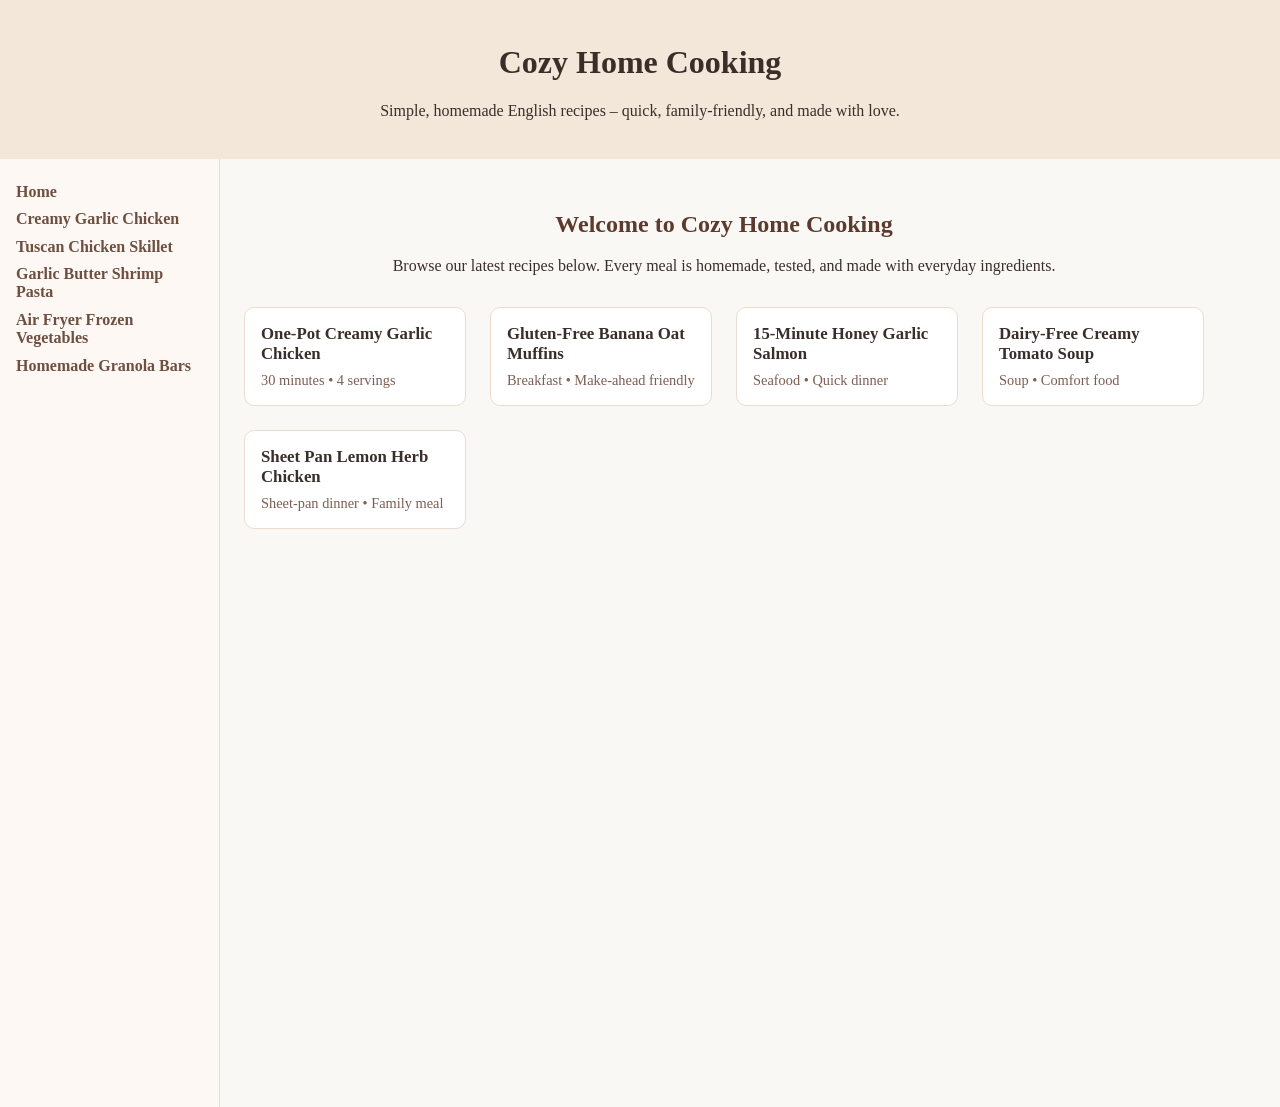
<file: index.html>
<!DOCTYPE html>
<html lang="en">
<head>
  <meta charset="UTF-8" />
  <meta name="viewport" content="width=device-width, initial-scale=1.0" />
  <title>Cozy Home Cooking – Easy English Recipes</title>
  <link rel="stylesheet" href="style.css" />
</head>
<body>
  <header>
    <h1>Cozy Home Cooking</h1>
    <p>Simple, homemade English recipes – quick, family-friendly, and made with love.</p>
  </header>
  <nav>
  <a href="index.html">Home</a>
  <a href="recipe-one-pot-garlic-chicken.html">Creamy Garlic Chicken</a>
  <a href="recipe-creamy-tuscan-chicken-skillet.html">Tuscan Chicken Skillet</a>
  <a href="recipe-garlic-butter-shrimp-pasta.html">Garlic Butter Shrimp Pasta</a>
  <a href="recipe-air-fryer-frozen-vegetables.html">Air Fryer Frozen Vegetables</a>
  <a href="recipe-homemade-granola-bars.html">Homemade Granola Bars</a>
  </nav>
  <main>
    <section class="hero">
      <h2>Welcome to Cozy Home Cooking</h2>
      <p>Browse our latest recipes below. Every meal is homemade, tested, and made with everyday ingredients.</p>
    </section>

    <section class="recipe-grid">
      <a class="recipe-card" href="recipe-one-pot-garlic-chicken.html">
        <span class="recipe-card-title">One-Pot Creamy Garlic Chicken</span>
        <span class="recipe-card-meta">30 minutes • 4 servings</span>
      </a>

      <a class="recipe-card" href="recipe-gluten-free-banana-oat-muffins.html">
        <span class="recipe-card-title">Gluten-Free Banana Oat Muffins</span>
        <span class="recipe-card-meta">Breakfast • Make-ahead friendly</span>
      </a>

      <a class="recipe-card" href="recipe-honey-garlic-salmon.html">
        <span class="recipe-card-title">15-Minute Honey Garlic Salmon</span>
        <span class="recipe-card-meta">Seafood • Quick dinner</span>
      </a>

      <a class="recipe-card" href="recipe-dairy-free-tomato-soup.html">
        <span class="recipe-card-title">Dairy-Free Creamy Tomato Soup</span>
        <span class="recipe-card-meta">Soup • Comfort food</span>
      </a>

      <a class="recipe-card" href="recipe-sheet-pan-lemon-chicken.html">
        <span class="recipe-card-title">Sheet Pan Lemon Herb Chicken</span>
        <span class="recipe-card-meta">Sheet-pan dinner • Family meal</span>
      </a>
    </section>
  </main>
</body>
</html>
</file>
<file: style.css>
body {
  font-family: Georgia, serif;
  background: #faf8f5;
  color: #3a2e2a;
  margin: 0;
  padding: 0;
  display: grid;
  grid-template-columns: 220px 1fr;
  grid-template-rows: auto 1fr;
  grid-template-areas:
    "header header"
    "sidebar main";
  min-height: 100vh;
}
header {
  background: #f3e7d9;
  text-align: center;
  padding: 1.4rem 1rem;
  grid-area: header;
}
nav {
  grid-area: sidebar;
  position: sticky;
  top: 0;
  align-self: start;
  background: #fdf8f3;
  border-right: 1px solid #eaddcf;
  padding: 1.5rem 1rem;
  min-height: 100vh;
}
nav a {
  display: block;
  margin: 0.6rem 0;
  text-decoration: none;
  color: #6e4f42;
  font-weight: bold;
}
nav a[href="index.html"] {
  margin-top: 0;
}
main {
  max-width: 960px;
  margin: 0;
  padding: 2rem 1.5rem;
}
@media (max-width: 760px) {
  body {
    grid-template-columns: 1fr;
    grid-template-areas:
      "header"
      "sidebar"
      "main";
  }
  nav {
    border-right: none;
    border-top: 1px solid #eaddcf;
    border-bottom: 1px solid #eaddcf;
    min-height: auto;
    padding: 1rem;
  }
  nav a {
    display: inline-block;
    margin: 0 10px;
  }
}
.hero {
  text-align: center;
  margin-bottom: 2rem;
}
.recipe-grid {
  display: grid;
  grid-template-columns: repeat(auto-fit, minmax(220px, 1fr));
  gap: 1.5rem;
  padding-bottom: 2rem;
}
.recipe-card {
  background: #ffffff;
  border: 1px solid #eaddcf;
  border-radius: 10px;
  padding: 1rem;
  text-decoration: none;
  color: #3a2e2a;
  display: flex;
  flex-direction: column;
  gap: 0.5rem;
  transition: transform 0.05s ease-in-out, box-shadow 0.05s ease-in-out;
}
.recipe-card:hover {
  transform: translateY(-2px);
  box-shadow: 0 6px 14px rgba(0,0,0,0.06);
}
.recipe-card-title {
  font-weight: bold;
  font-size: 1.05rem;
}
.recipe-card-meta {
  font-size: 0.9rem;
  color: #7c5e52;
}
h2 {
  color: #5c3a2e;
}
ul, ol {
  line-height: 1.7;
}
main a {
  color: #6e4f42;
}
</file>
